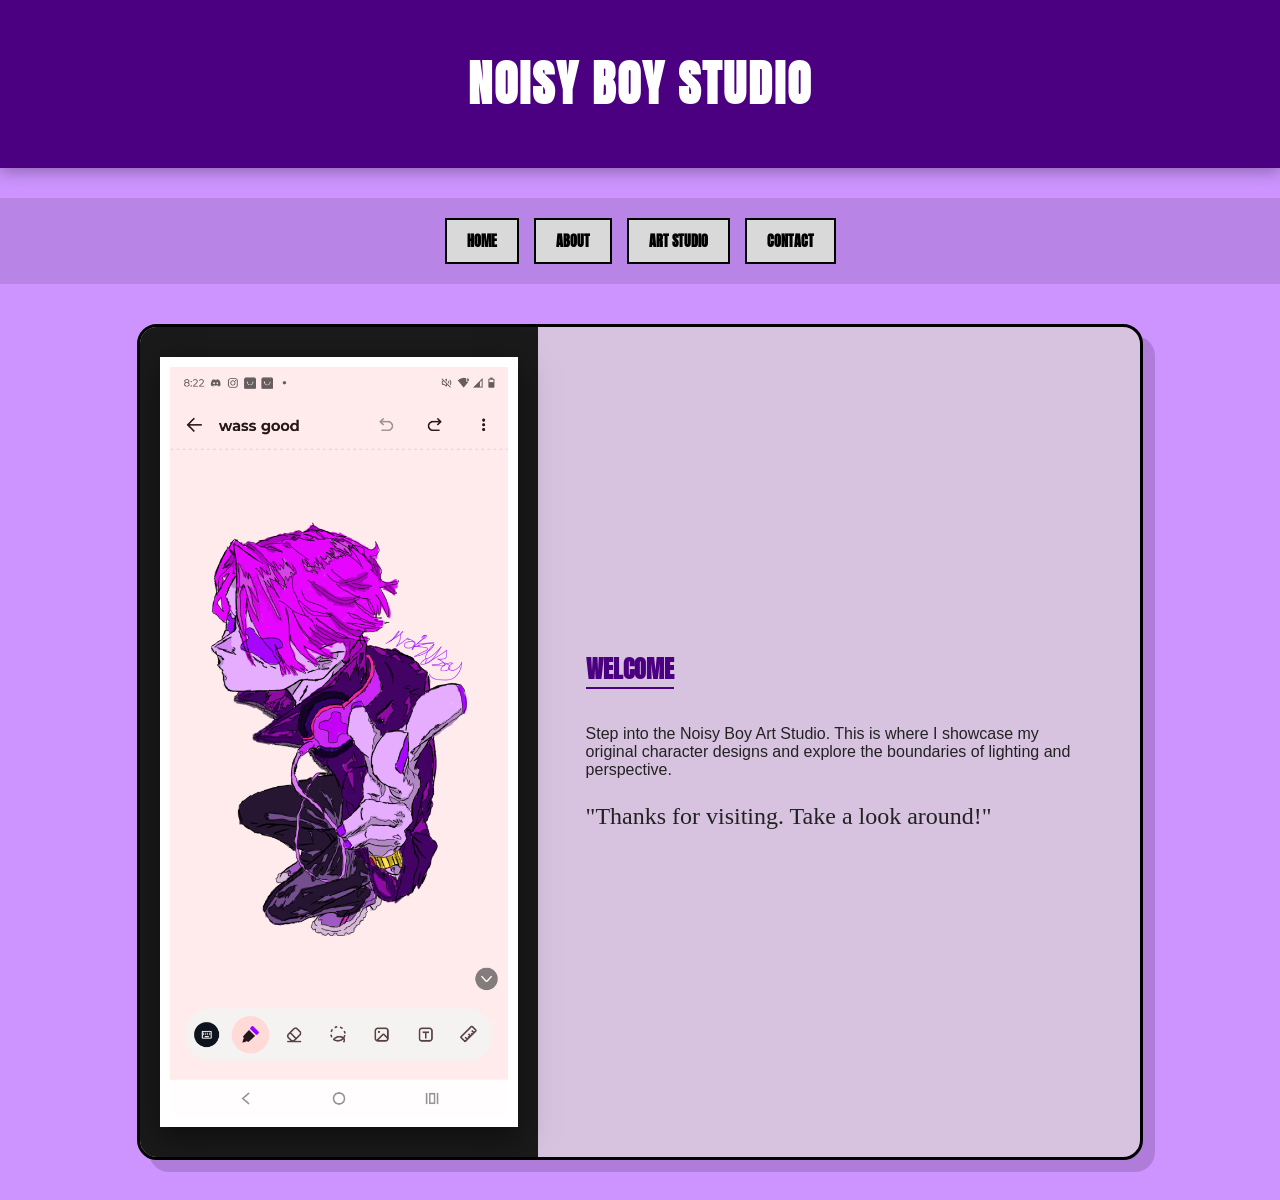
<file: index.html>
<!DOCTYPE html>
<html lang="en">
<head>
    <meta charset="UTF-8">
    <meta name="viewport" content="width=device-width, initial-scale=1.0">
    <title>Welcome | Noisy Boy Studio</title>
    <link rel="stylesheet" href="sample2.css">
    <link href="https://fonts.googleapis.com/css2?family=Anton&display=swap" rel="stylesheet">
</head>
<header class="studio-header">
    <h1>NOISY BOY STUDIO</h1>
</header>

<nav class="nav-container">
    <a href="index2.html" class="nav-button">Home</a>
    <a href="about2.html" class="nav-button">About</a>
    <a href="Sample2.html" class="nav-button">Art Studio</a>
    <a href="contact2.html" class="nav-button">Contact</a>
</nav>

<main>
    <section class="studio-card">
        <div class="card-visual">
            <img src="images/character1.png" alt="Welcome Character">
        </div>
        <div class="card-text">
            <h2>WELCOME</h2>
            <p>Step into the Noisy Boy Art Studio. This is where I showcase my original character designs and explore the boundaries of lighting and perspective.</p>
            <p style="font-family: 'Style Script', cursive; font-size: 1.5rem;">"Thanks for visiting. Take a look around!"</p>
        </div>
    </section>
</main>
</body>
</html>
</file>
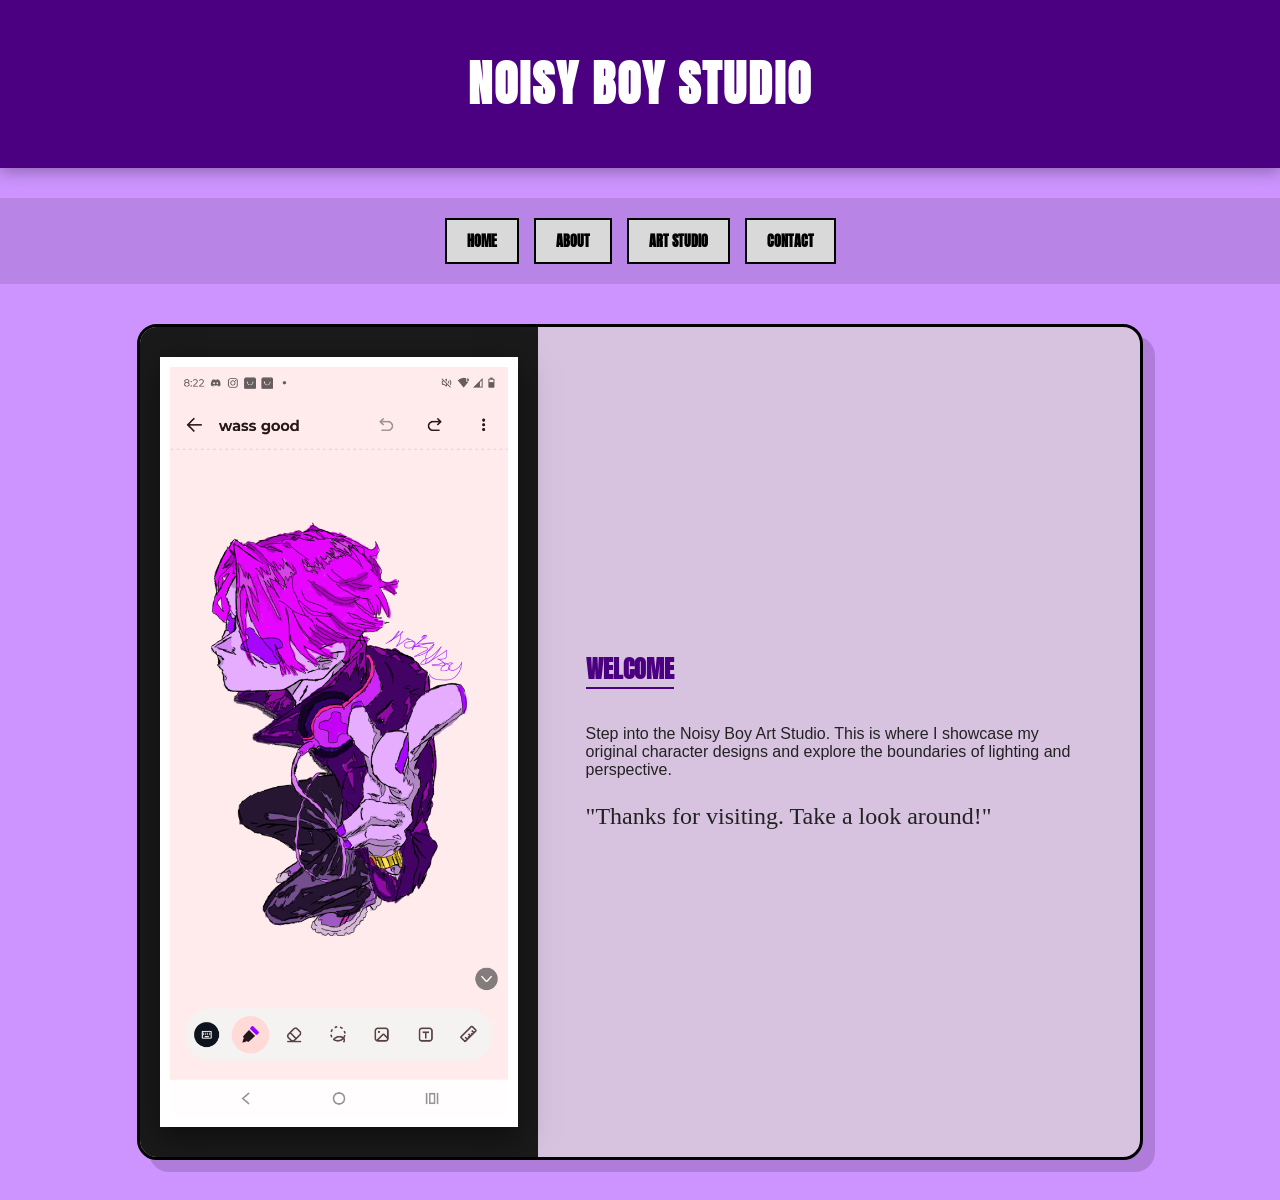
<file: index2.html>
<!DOCTYPE html>
<html lang="en">
<head>
    <meta charset="UTF-8">
    <meta name="viewport" content="width=device-width, initial-scale=1.0">
    <title>Welcome | Noisy Boy Studio</title>
    <link rel="stylesheet" href="sample2.css">
    <link href="https://fonts.googleapis.com/css2?family=Anton&display=swap" rel="stylesheet">
</head>
<header class="studio-header">
    <h1>NOISY BOY STUDIO</h1>
</header>

<nav class="nav-container">
    <a href="index.html" class="nav-button">Home</a>
    <a href="about2.html" class="nav-button">About</a>
    <a href="Sample2.html" class="nav-button">Art Studio</a>
    <a href="contact2.html" class="nav-button">Contact</a>
</nav>

<main>
    <section class="studio-card">
        <div class="card-visual">
            <img src="images/character1.png" alt="Welcome Character">
        </div>
        <div class="card-text">
            <h2>WELCOME</h2>
            <p>Step into the Noisy Boy Art Studio. This is where I showcase my original character designs and explore the boundaries of lighting and perspective.</p>
            <p style="font-family: 'Style Script', cursive; font-size: 1.5rem;">"Thanks for visiting. Take a look around!"</p>
        </div>
    </section>
</main>
</body>
</html>
</file>
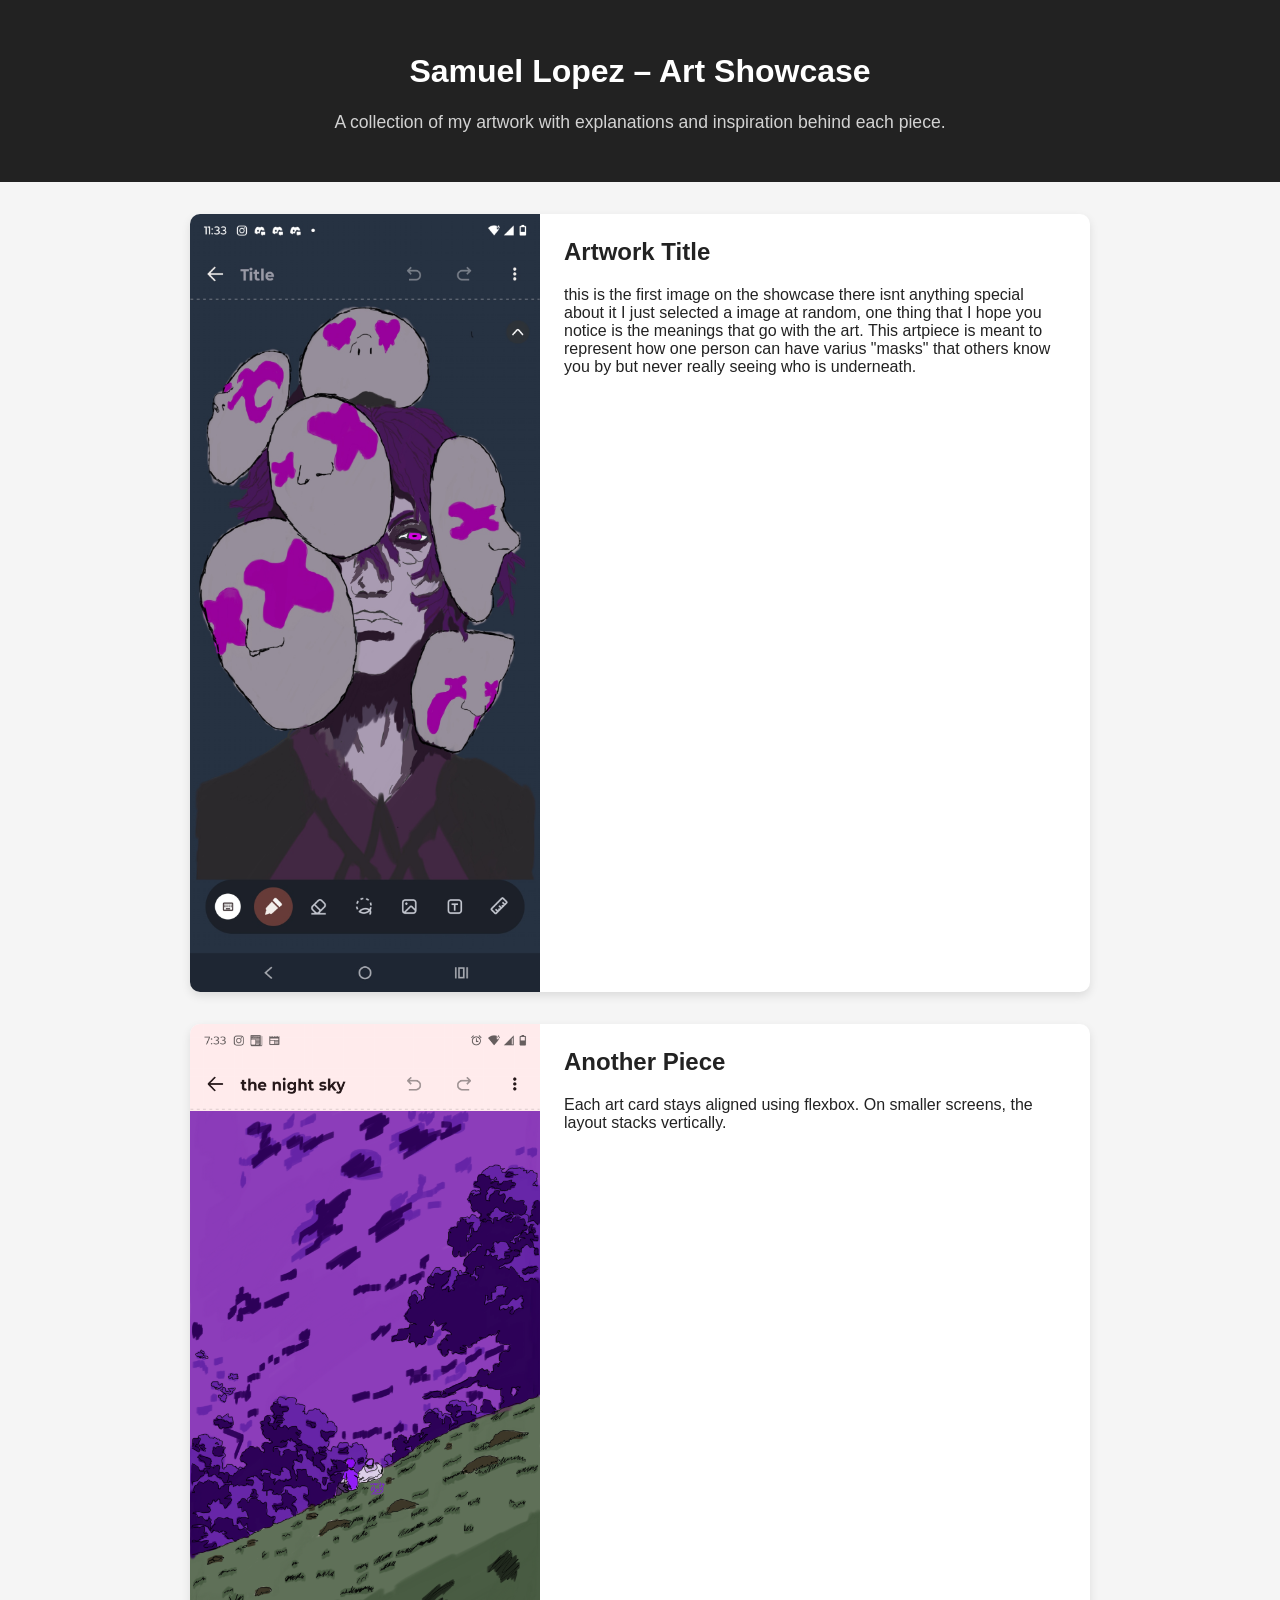
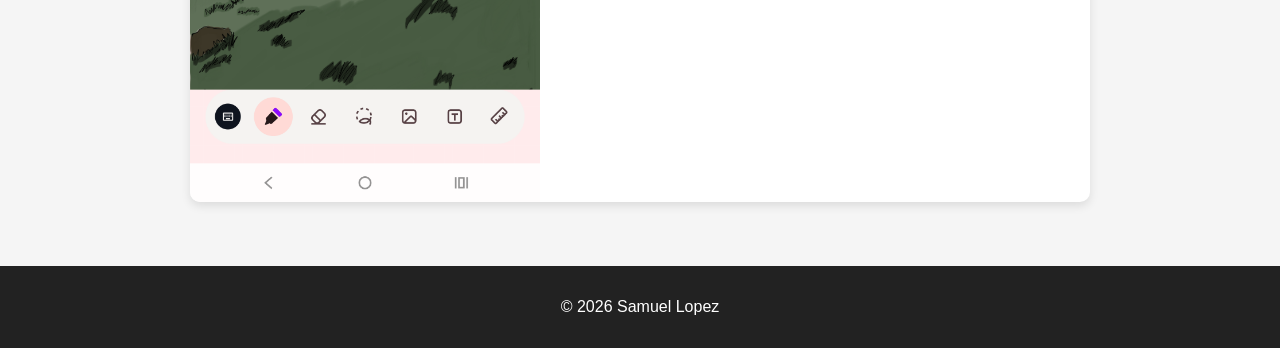
<file: sample.html>
<!DOCTYPE html>
<html lang="en">
<head>
    <meta charset="UTF-8">
    <meta name="viewport" content="width=device-width, initial-scale=1.0">
    <title>Samuel Lopez – Art Showcase</title>
    <link rel="stylesheet" href="sample_styles.css">
</head>

<body>

    <header>
        <h1>Samuel Lopez – Art Showcase</h1>
        <p class="subtitle">A collection of my artwork with explanations and inspiration behind each piece.</p>
    </header>

    <main class="gallery">

        <!-- ART CARD TEMPLATE -->
        <section class="art-card">
            <img src="images/img1.png" alt="Artwork 1">
            <div class="art-info">
                <h2>Artwork Title</h2>
                <p>
                    this is the first image on the showcase there isnt anything special about it I just selected a image at random, one thing that I hope you notice is the meanings that go with the art.
        This artpiece is meant to represent how one person can have varius "masks" that others know you by but never really seeing who is underneath.
                </p>
            </div>
        </section>

        <section class="art-card">
            <img src="images/img2.png" alt="Artwork 2">
            <div class="art-info">
                <h2>Another Piece</h2>
                <p>
                    Each art card stays aligned using flexbox.  
                    On smaller screens, the layout stacks vertically.
                </p>
            </div>
        </section>

        <!-- Add more art-card sections as needed -->

    </main>

    <footer>
        <p>© 2026 Samuel Lopez</p>
    </footer>

</body>
</html>
</file>
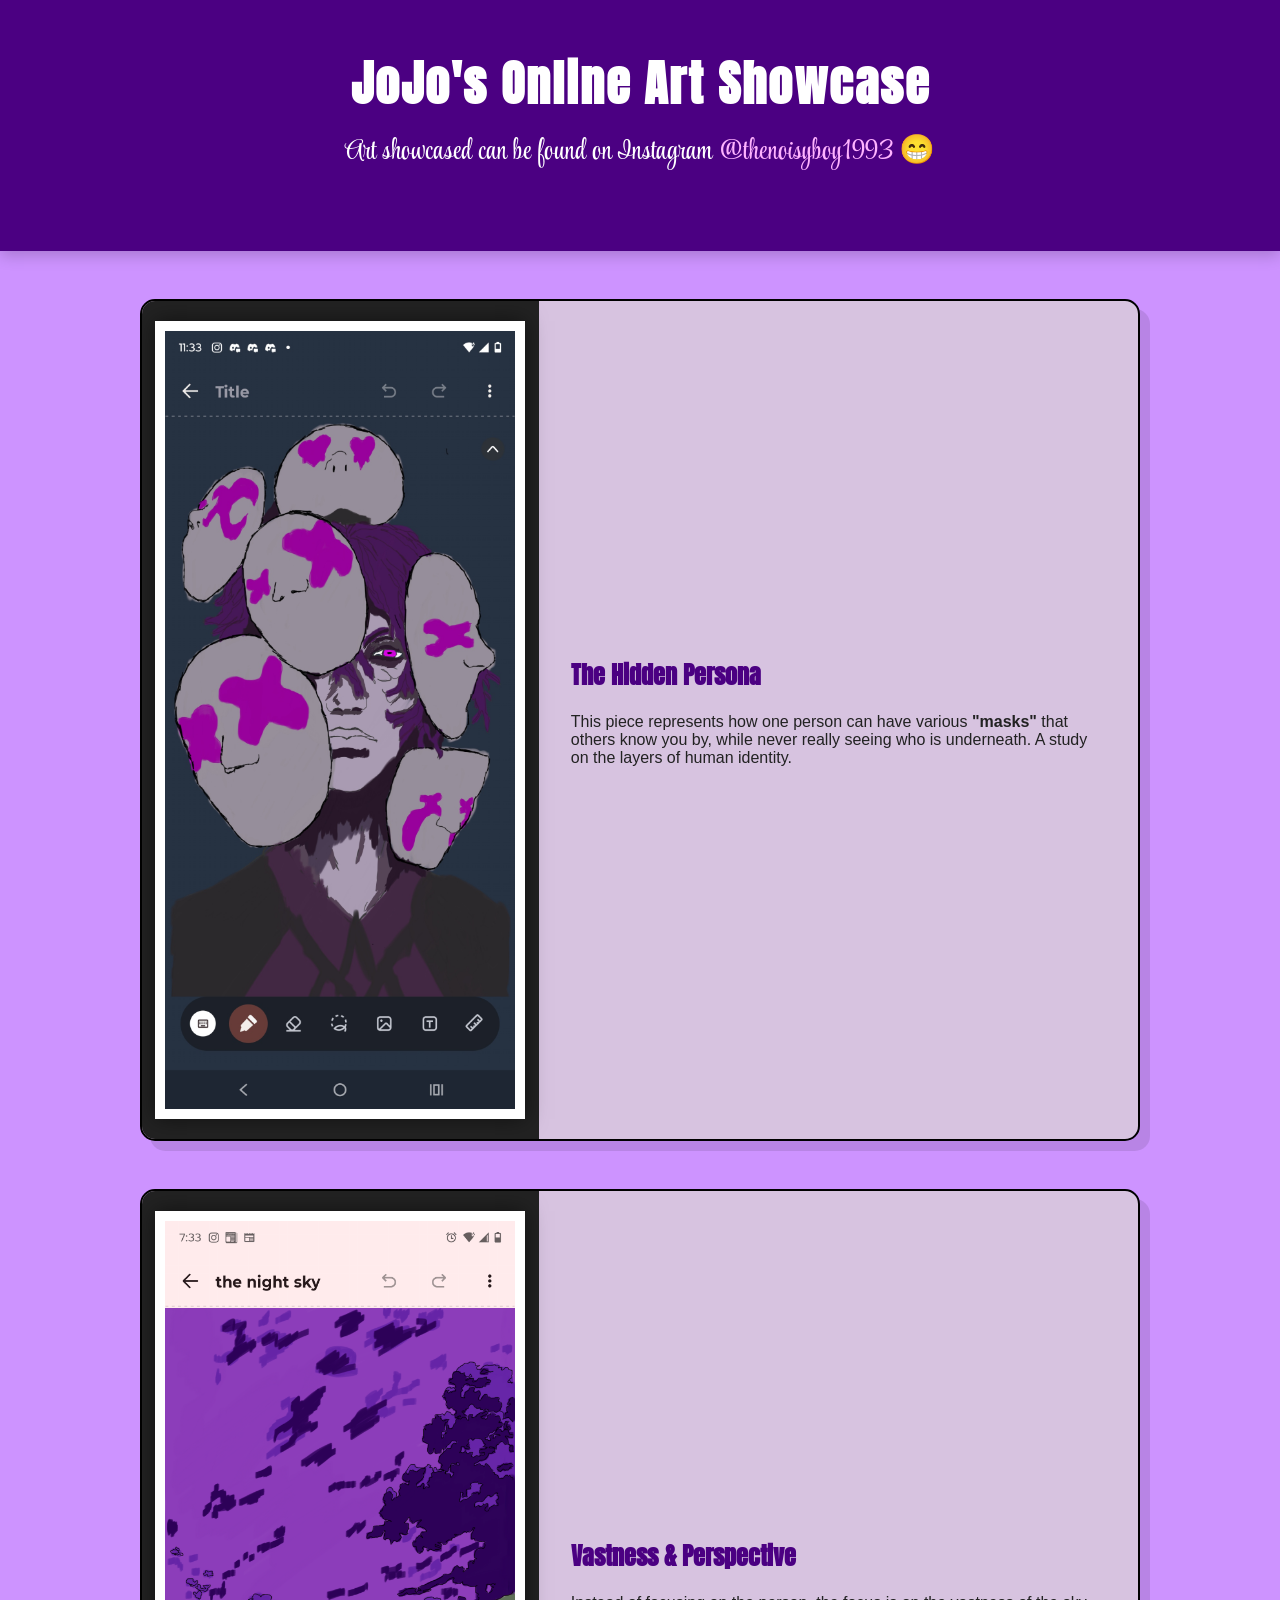
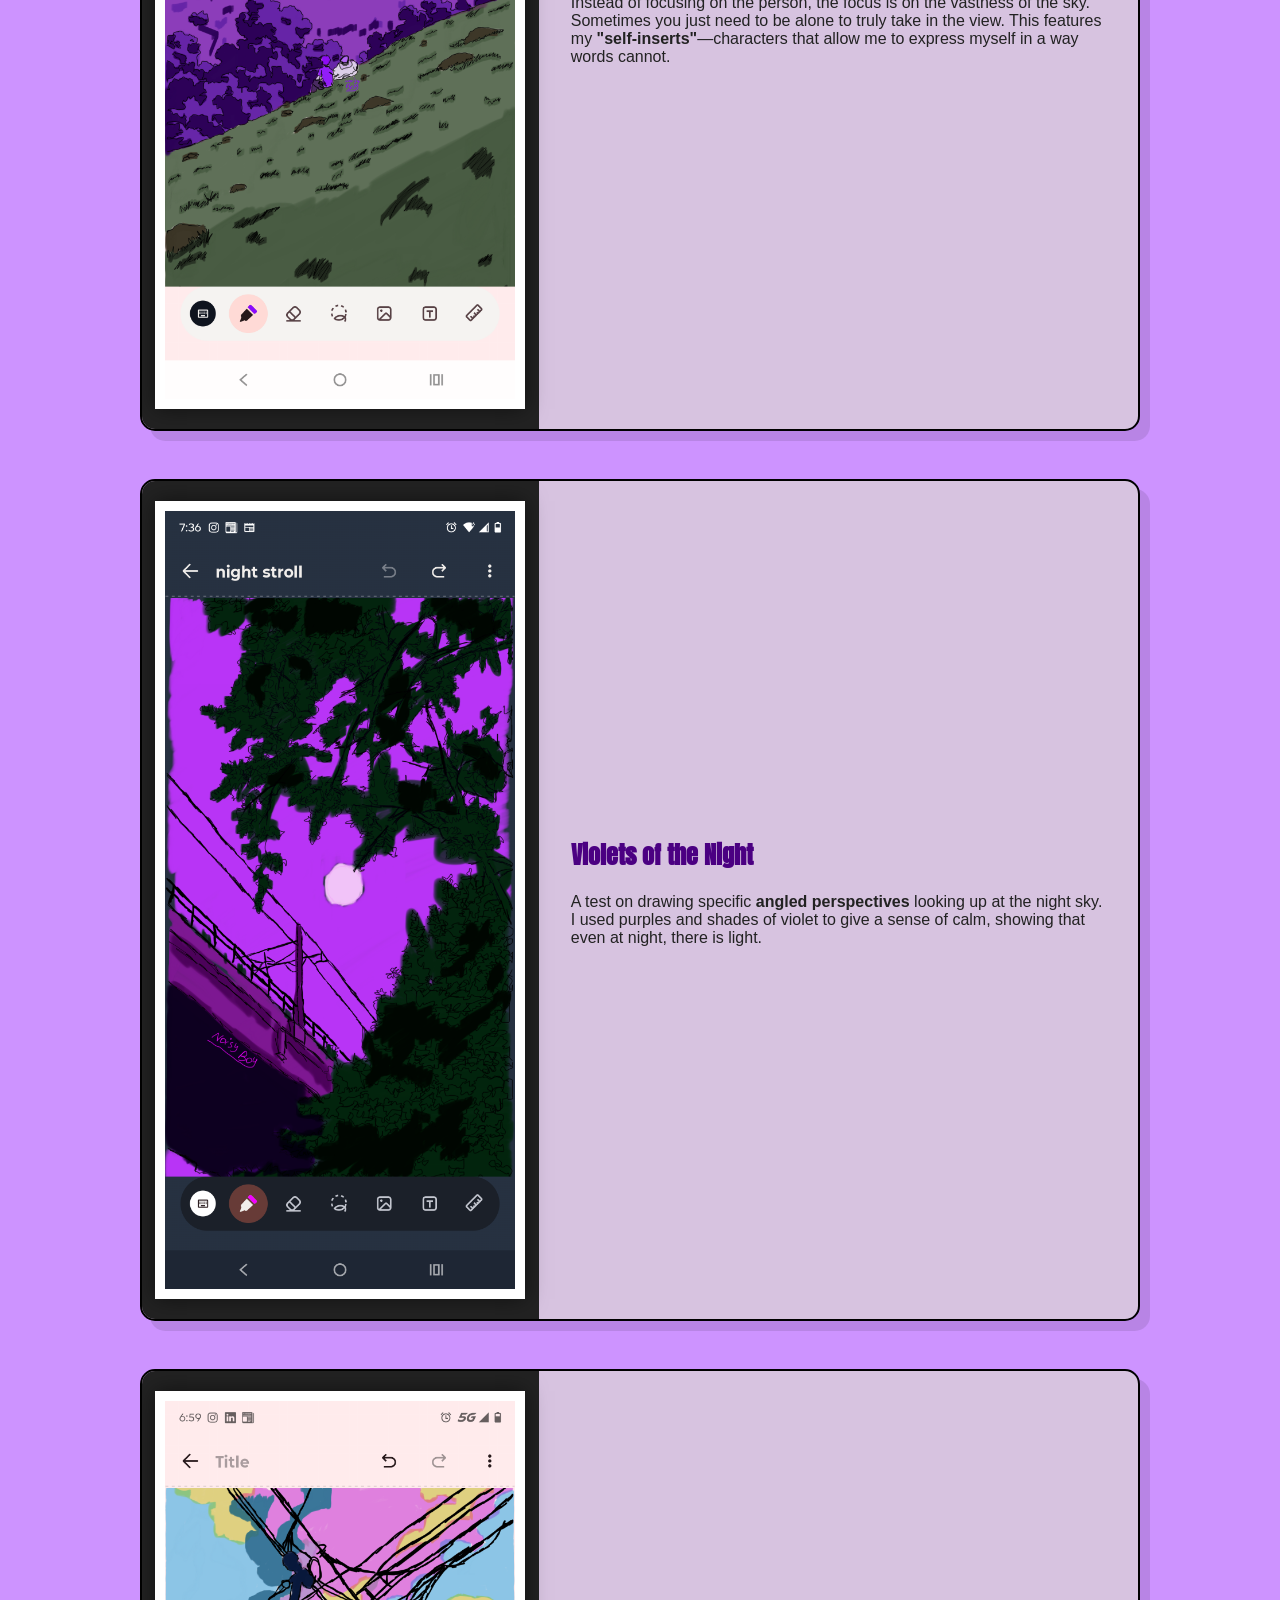
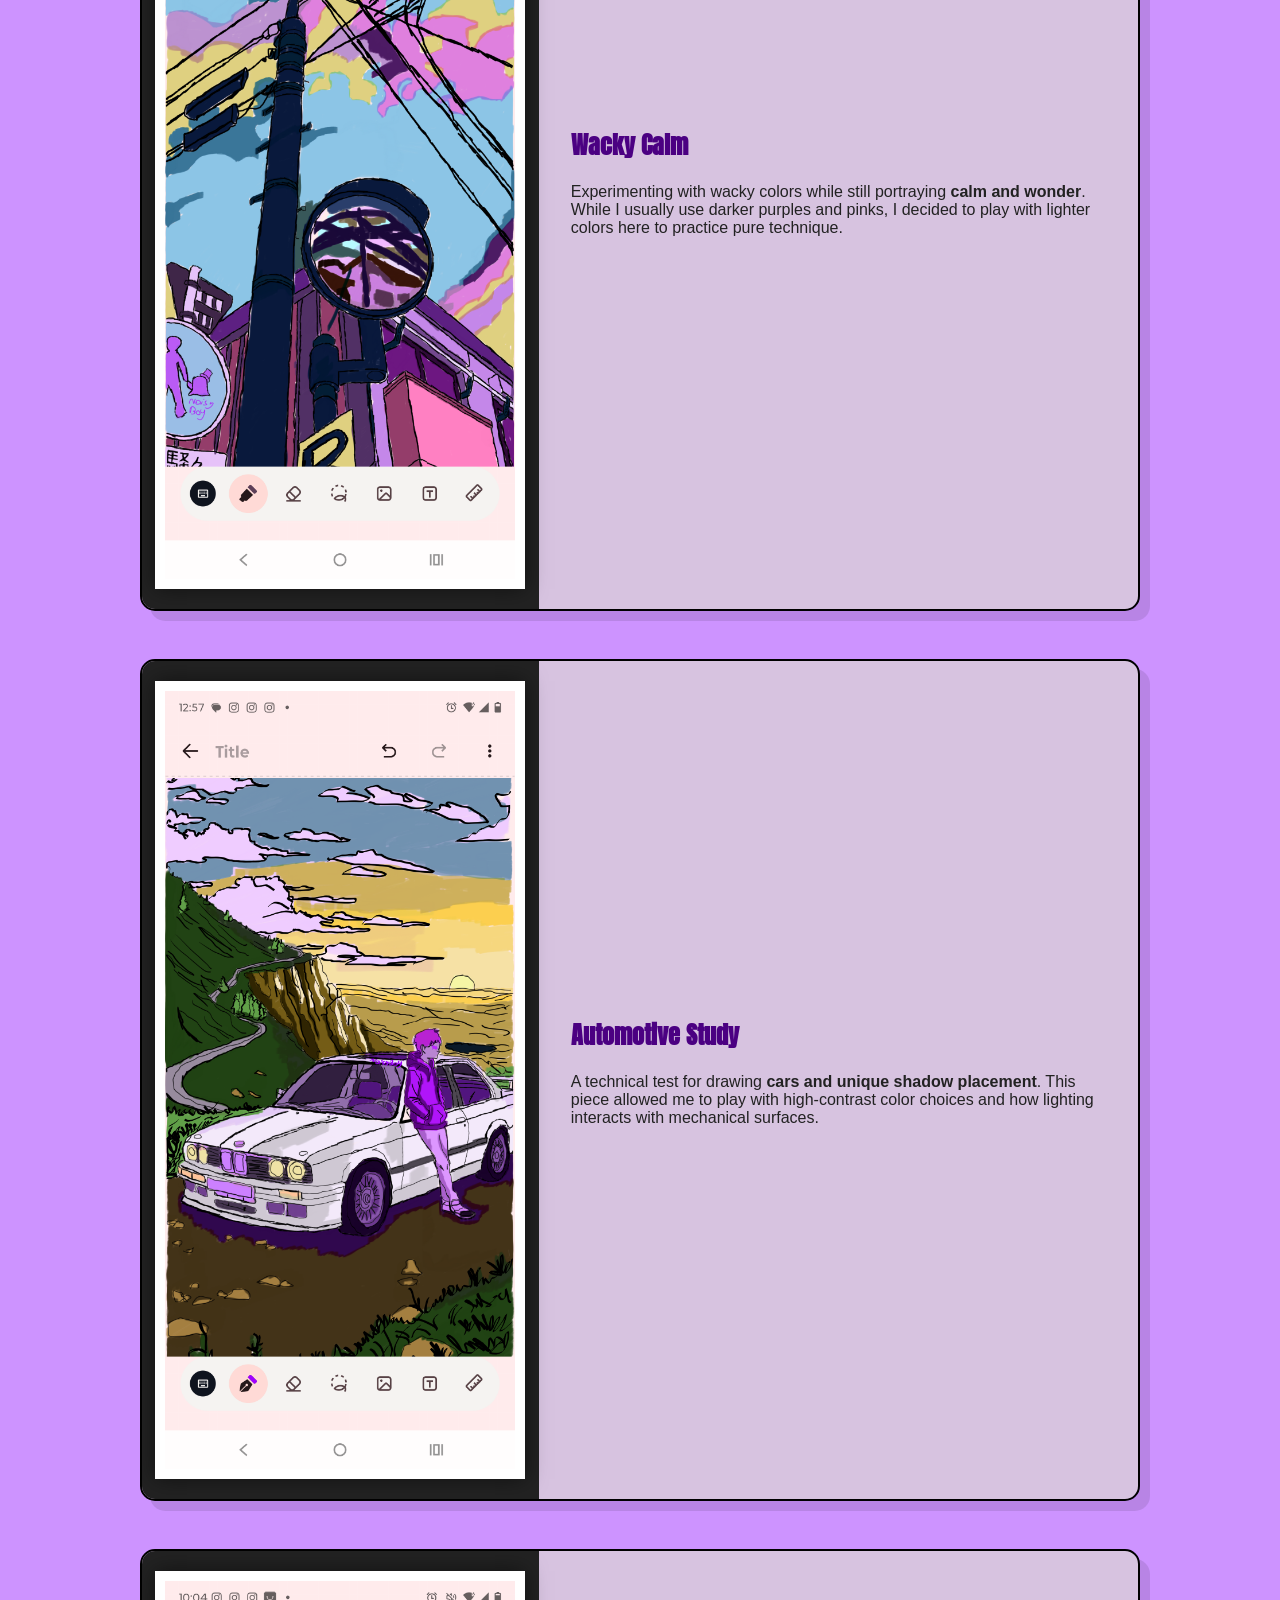
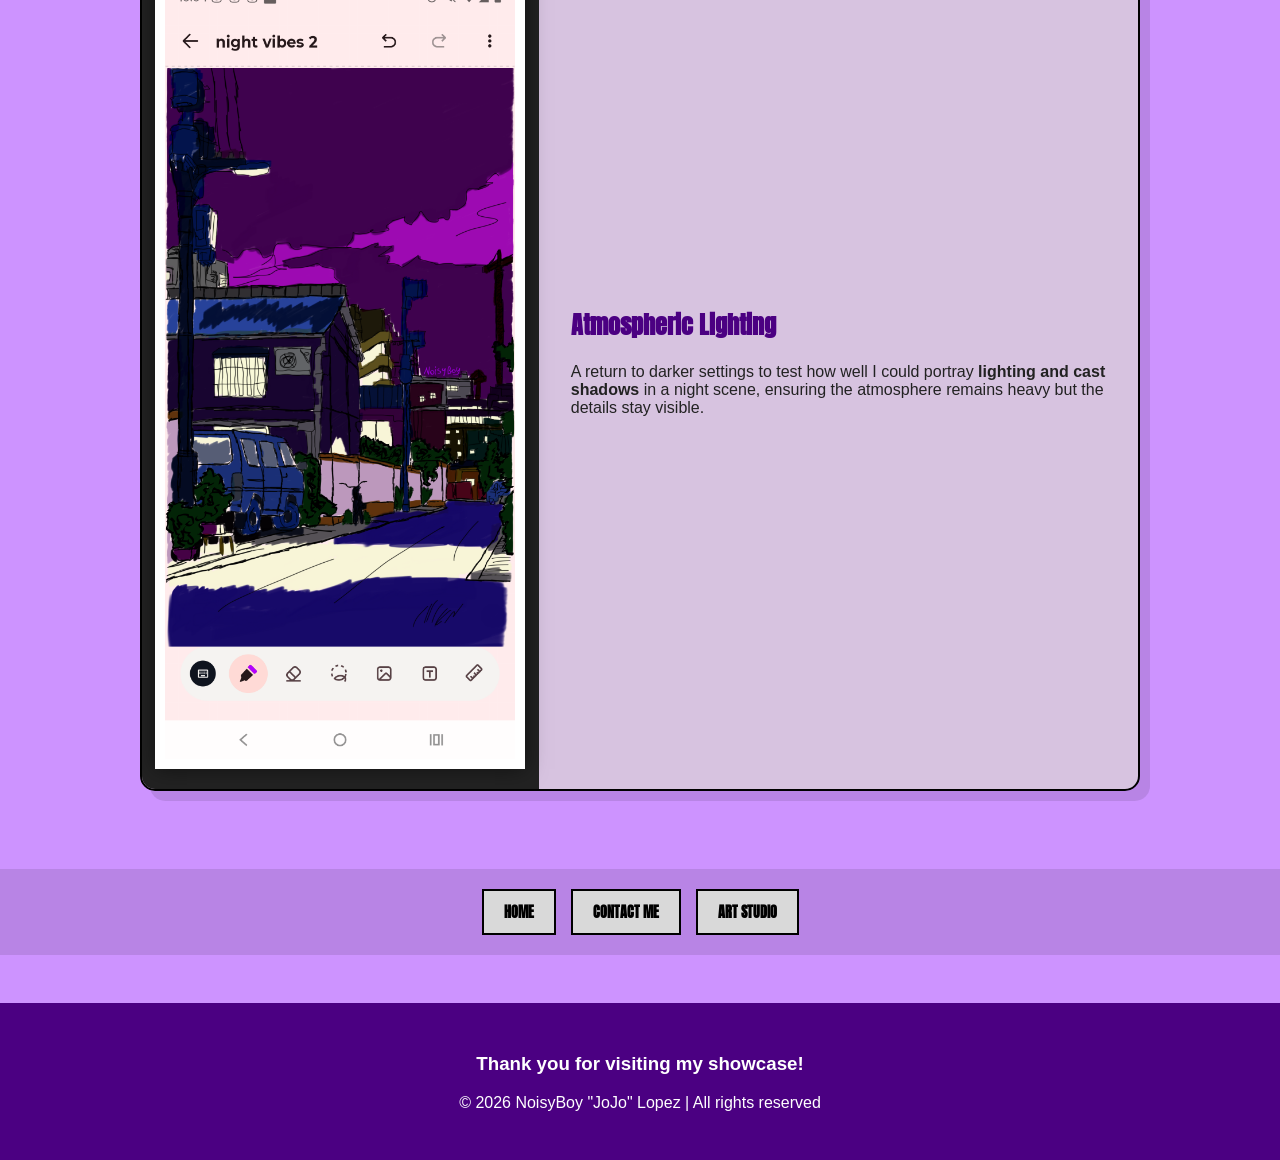
<file: Sample2.html>
<!DOCTYPE html>
<html lang="en">
<head>
    <meta charset="UTF-8">
    <meta name="viewport" content="width=device-width, initial-scale=1.0">
    <title>JoJo's Art Studio | Professional Portfolio</title>
    
    <link rel="preconnect" href="https://fonts.googleapis.com">
    <link rel="preconnect" href="https://fonts.gstatic.com" crossorigin>
    <link href="https://fonts.googleapis.com/css2?family=Anton&family=Style+Script&display=swap" rel="stylesheet">
    
    <link rel="stylesheet" href="sample2.css">
</head>
<body>

    <header>
        <h1 class="title">JoJo's Online Art Showcase</h1>
        <p class="subtitle">Art showcased can be found on Instagram 
            <span class="instagram_link"><a href="https://www.instagram.com/thenoisyboy1993">@thenoisyboy1993</a></span> 😁
        </p>
    </header>

    <main class="gallery">

        <section class="art-card">
            <div class="image-frame">
                <img src="images/img1.png" alt="Masks Artwork">
            </div>
            <div class="art-info">
                <h2>The Hidden Persona</h2>
                <p>
                    This piece represents how one person can have various <strong>"masks"</strong> that others know 
                    you by, while never really seeing who is underneath. A study on the layers of human identity.
                </p>
            </div>
        </section>

        <section class="art-card">
            <div class="image-frame">
                <img src="images/img2.png" alt="Vastness of Sky">
            </div>
            <div class="art-info">
                <h2>Vastness & Perspective</h2>
                <p>
                    Instead of focusing on the person, the focus is on the vastness of the sky. Sometimes you 
                    just need to be alone to truly take in the view. This features my <strong>"self-inserts"</strong>—characters 
                    that allow me to express myself in a way words cannot.
                </p>
            </div>
        </section>

        <section class="art-card">
            <div class="image-frame">
                <img src="images/img3.png" alt="Night Sky Perspective">
            </div>
            <div class="art-info">
                <h2>Violets of the Night</h2>
                <p>
                    A test on drawing specific <strong>angled perspectives</strong> looking up at the night sky. 
                    I used purples and shades of violet to give a sense of calm, showing that even at night, 
                    there is light.
                </p>
            </div>
        </section>

        <section class="art-card">
            <div class="image-frame">
                <img src="images/img4.png" alt="Wacky Colors Artwork">
            </div>
            <div class="art-info">
                <h2>Wacky Calm</h2>
                <p>
                    Experimenting with wacky colors while still portraying <strong>calm and wonder</strong>. 
                    While I usually use darker purples and pinks, I decided to play with lighter colors here 
                    to practice pure technique.
                </p>
            </div>
        </section>

        <section class="art-card">
            <div class="image-frame">
                <img src="images/img5.png" alt="Car Illustration">
            </div>
            <div class="art-info">
                <h2>Automotive Study</h2>
                <p>
                    A technical test for drawing <strong>cars and unique shadow placement</strong>. This piece 
                    allowed me to play with high-contrast color choices and how lighting interacts with 
                    mechanical surfaces.
                </p>
            </div>
        </section>

        <section class="art-card">
            <div class="image-frame">
                <img src="images/img6.png" alt="Dark Setting Lighting">
            </div>
            <div class="art-info">
                <h2>Atmospheric Lighting</h2>
                <p>
                    A return to darker settings to test how well I could portray <strong>lighting and cast shadows</strong> 
                    in a night scene, ensuring the atmosphere remains heavy but the details stay visible.
                </p>
            </div>
        </section>

    </main>
<button onclick="topFunction()" id="backToTop" title="Go to top">↑</button>

<script>
// Get the button
let mybutton = document.getElementById("backToTop");

// When the user scrolls down 300px from the top, show the button
window.onscroll = function() {scrollFunction()};

function scrollFunction() {
  if (document.body.scrollTop > 300 || document.documentElement.scrollTop > 300) {
    mybutton.style.display = "block";
  } else {
    mybutton.style.display = "none";
  }
}

// When the user clicks, scroll to the top smoothly
function topFunction() {
  window.scrollTo({top: 0, behavior: 'smooth'});
}
</script>

    <div class="nav-container">
        <a href="index2.html" class="nav-button">Home</a>
        <a href="contact2.html" class="nav-button">Contact Me</a>
        <a href="Sample2.html" class="nav-button">Art Studio</a>
    </div>
    <footer>
        <h3>Thank you for visiting my showcase!</h3>
        <p>© 2026 NoisyBoy "JoJo" Lopez | All rights reserved </p>
    </footer>

</body>
</html>
</file>
<file: sample2.css>
/* GENERAL PAGE STYLING */
body {
    margin: 0;
    font-family: 'Verdana', sans-serif;
    background-color: #cd93ff; /* Your original purple background */
    color: #222;
}

header {
    text-align: center;
    padding: 3rem 1rem;
    background: indigo; /* Your original favorite color */
    color: white;
    box-shadow: 0 4px 15px rgba(0,0,0,0.2);
}

.title {
    font-family: "Anton", sans-serif;
    font-size: 3rem;
    margin: 0;
    letter-spacing: 2px;
}

.subtitle {
    font-family: "Style Script", cursive;
    font-size: 1.8rem;
    margin-top: 10px;
}

.instagram_link a {
    color: #ffb3ff;
    text-decoration: none;
    transition: 0.3s;
}

.instagram_link a:hover {
    color: white;
    text-shadow: 0 0 10px #ffb3ff;
}

/* FLEX GALLERY CONTAINER */
.gallery {
    display: flex;
    flex-direction: column;
    gap: 3rem;
    padding: 3rem 1rem;
    max-width: 1000px;
    margin: auto;
}

/* INDIVIDUAL ART CARD */
.art-card {
    display: flex;
    background: #d7c3e0; /* Your original container color */
    border: 2px solid black;
    border-radius: 15px;
    overflow: hidden;
    box-shadow: 10px 10px 0px rgba(0,0,0,0.1); /* Fun, "pop art" shadow */
    flex-wrap: wrap;
    align-items: center;
}

/* IMAGE "FRAME" STYLING */
.image-frame {
    flex: 1;
    min-width: 300px;
    padding: 20px;
    display: flex;
    justify-content: center;
    background: #222; /* Dark background to make art pop */
}

.art-card img {
    width: 100%;
    max-width: 350px;
    height: auto;
    border: 10px solid white; /* The "Picture Frame" look */
    box-shadow: 0 0 20px rgba(0,0,0,0.5);
}

/* TEXT AREA */
.art-info {
    padding: 2rem;
    flex: 1.5;
    min-width: 300px;
}

.art-info h2 {
    color: indigo;
    font-family: "Anton", sans-serif;
    margin-top: 0;
}

/* INFO SECTION (From your table) */
.info-section {
    background: white;
    padding: 2rem;
    border-radius: 15px;
    border: 2px solid black;
    text-align: center;
}

.faq-grid {
    display: flex;
    justify-content: space-around;
    flex-wrap: wrap;
    gap: 15px;
}

.faq-item h4 {
    color: indigo;
    margin-bottom: 5px;
}

/* FOOTER */
footer {
    text-align: center;
    padding: 2rem;
    background: indigo;
    color: white;
    margin-top: 3rem;
}

/* RESPONSIVE BEHAVIOR */
@media (max-width: 700px) {
    .art-card {
        flex-direction: column;
    }
}
#backToTop {
  display: none; /* Hidden by default */
  position: fixed; /* Fixed/sticky position */
  bottom: 30px; /* Place it 30px from the bottom */
  right: 30px; /* Place it 30px from the right */
  z-index: 99; /* Make sure it stays on top of the art cards */
  border: 2px solid white; 
  outline: none;
  background-color: indigo; /* Matches your header */
  color: white;
  cursor: pointer;
  padding: 15px;
  border-radius: 50%; /* Makes it a circle */
  font-size: 20px;
  font-weight: bold;
  box-shadow: 0 4px 10px rgba(0,0,0,0.3);
  transition: 0.3s;
}

#backToTop:hover {
  background-color: #5a005a; /* Slightly darker purple on hover */
  transform: scale(1.1); /* Grows slightly when hovered */
}
/* Figma-Style Navigation Bar */
.nav-container {
    display: flex;
    justify-content: center;
    gap: 15px;
    margin-top: 30px;
    padding-bottom: 40px;
}

.nav-button {
    background-color: #d9d9d9; /* The gray from your Figma */
    color: black;
    text-decoration: none;
    padding: 10px 25px;
    font-family: Arial, sans-serif;
    font-weight: bold;
    border: 2px solid black;
    transition: 0.3s;
    text-transform: uppercase;
    font-size: 0.9rem;
}

.nav-button:hover {
    background-color: indigo;
    color: white;
    transform: translateY(-3px);
}

/* Page Containers */
.page-wrapper {
    max-width: 900px;
    margin: 50px auto;
    background: #fdfdfd;
    border: 3px solid black;
    border-radius: 20px;
    overflow: hidden;
    box-shadow: 15px 15px 0px rgba(0,0,0,0.1);
}

.gray-header {
    background: #d9d9d9;
    padding: 20px;
    text-align: center;
    border-bottom: 3px solid black;
}

.gray-header h1 {
    font-family: "Anton", sans-serif;
    margin: 0;
    color: black;
    letter-spacing: 3px;
}

/*changes made after this text are for styling*/

/* THE STUDIO THEME - SHARED ACROSS ALL PAGES */
body {
    margin: 0;
    font-family: 'Verdana', sans-serif;
    background-color: #cd93ff; /* Your signature Purple */
    color: #222;
}

/* Common Header for all pages */
.studio-header {
    text-align: center;
    padding: 3rem 1rem;
    background: indigo;
    color: white;
    box-shadow: 0 4px 15px rgba(0,0,0,0.3);
}

.studio-header h1 {
    font-family: "Anton", sans-serif;
    font-size: 3rem;
    margin: 0;
    letter-spacing: 2px;
}

/* Navigation - Same gray blocks from Figma, but styled for the Studio */
.nav-container {
    display: flex;
    justify-content: center;
    gap: 15px;
    padding: 20px;
    background: rgba(0,0,0,0.1);
}

.nav-button {
    background-color: #d9d9d9;
    color: black;
    text-decoration: none;
    padding: 10px 20px;
    font-family: "Anton", sans-serif;
    border: 2px solid black;
    transition: 0.3s;
}

.nav-button:hover {
    background: white;
    transform: translateY(-3px);
}

/* The "Standard Card" - Used for Art, Bio, and Contact */
.studio-card {
    display: flex;
    background: #d7c3e0; 
    border: 3px solid black;
    border-radius: 20px;
    overflow: hidden;
    box-shadow: 12px 12px 0px rgba(0,0,0,0.15);
    margin: 40px auto;
    max-width: 1000px;
    flex-wrap: wrap;
    align-items: center;
}

.card-visual {
    flex: 1;
    min-width: 300px;
    padding: 30px;
    background: #1a1a1a; /* Dark "Gallery" background */
    display: flex;
    justify-content: center;
}

.card-visual img {
    width: 100%;
    max-width: 350px;
    border: 10px solid white; /* Your "Picture Frame" style */
    box-shadow: 0 10px 30px rgba(0,0,0,0.5);
}

.card-text {
    flex: 1.5;
    padding: 3rem;
    min-width: 300px;
}

.card-text h2 {
    font-family: "Anton", sans-serif;
    color: indigo;
    border-bottom: 2px solid indigo;
    display: inline-block;
}
</file>
<file: sample_styles.css>
/* GENERAL PAGE STYLING */
body {
    margin: 0;
    font-family: Arial, Helvetica, sans-serif;
    background: #f5f5f5;
    color: #222;
}

header {
    text-align: center;
    padding: 2rem 1rem;
    background: #222;
    color: white;
}

.subtitle {
    margin-top: 0.5rem;
    font-size: 1.1rem;
    opacity: 0.8;
}

/* FLEX GALLERY CONTAINER */
.gallery {
    display: flex;
    flex-direction: column;
    gap: 2rem;
    padding: 2rem;
    max-width: 900px;
    margin: auto;
}

/* INDIVIDUAL ART CARD */
.art-card {
    display: flex;
    background: white;
    border-radius: 10px;
    overflow: hidden;
    box-shadow: 0 4px 10px rgba(0,0,0,0.1);
    flex-wrap: wrap;
}

/* IMAGE STYLING */
.art-card img {
    width: 100%;
    max-width: 350px;
    object-fit: cover;
}

/* TEXT AREA */
.art-info {
    padding: 1.5rem;
    flex: 1;
}

.art-info h2 {
    margin-top: 0;
}

/* FOOTER */
footer {
    text-align: center;
    padding: 1rem;
    background: #222;
    color: white;
    margin-top: 2rem;
}

/* RESPONSIVE BEHAVIOR */
@media (max-width: 700px) {
    .art-card {
        flex-direction: column;
        text-align: center;
    }

    .art-info {
        padding: 1rem;
    }
}
</file>
